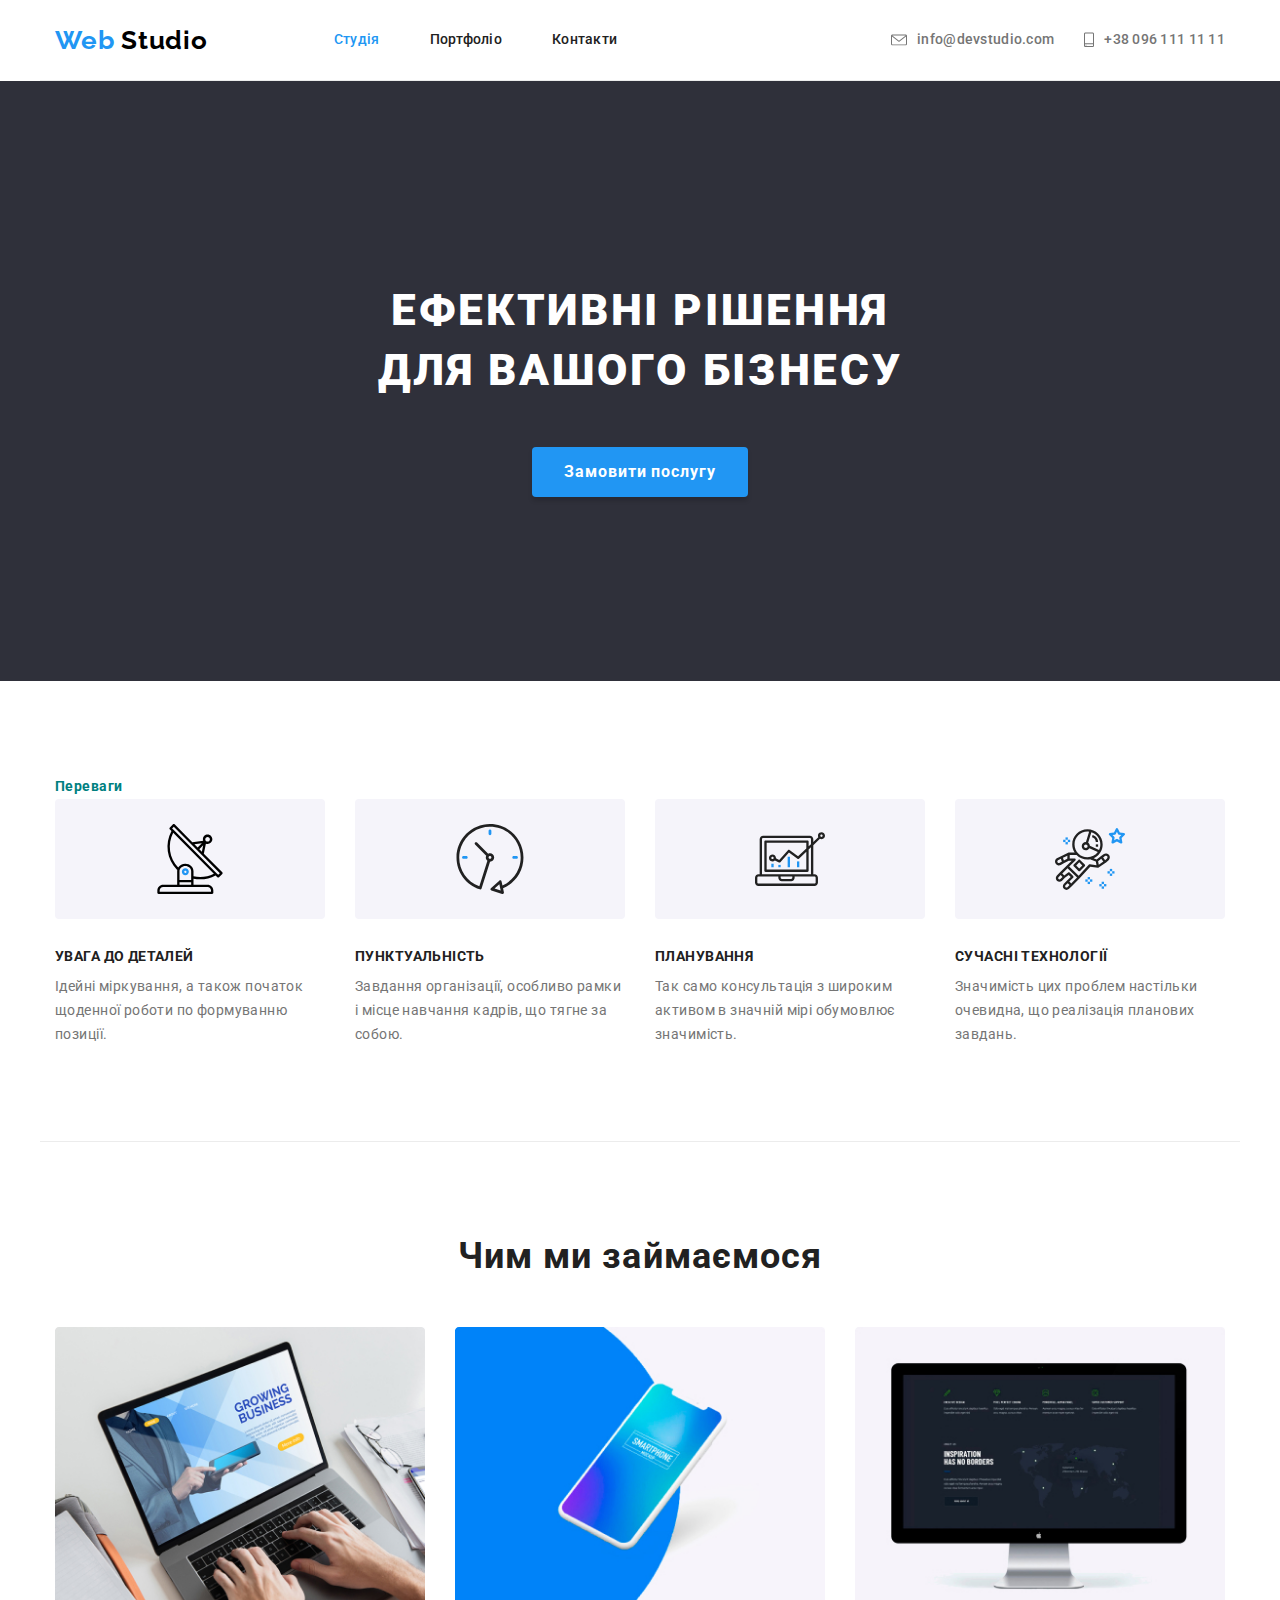
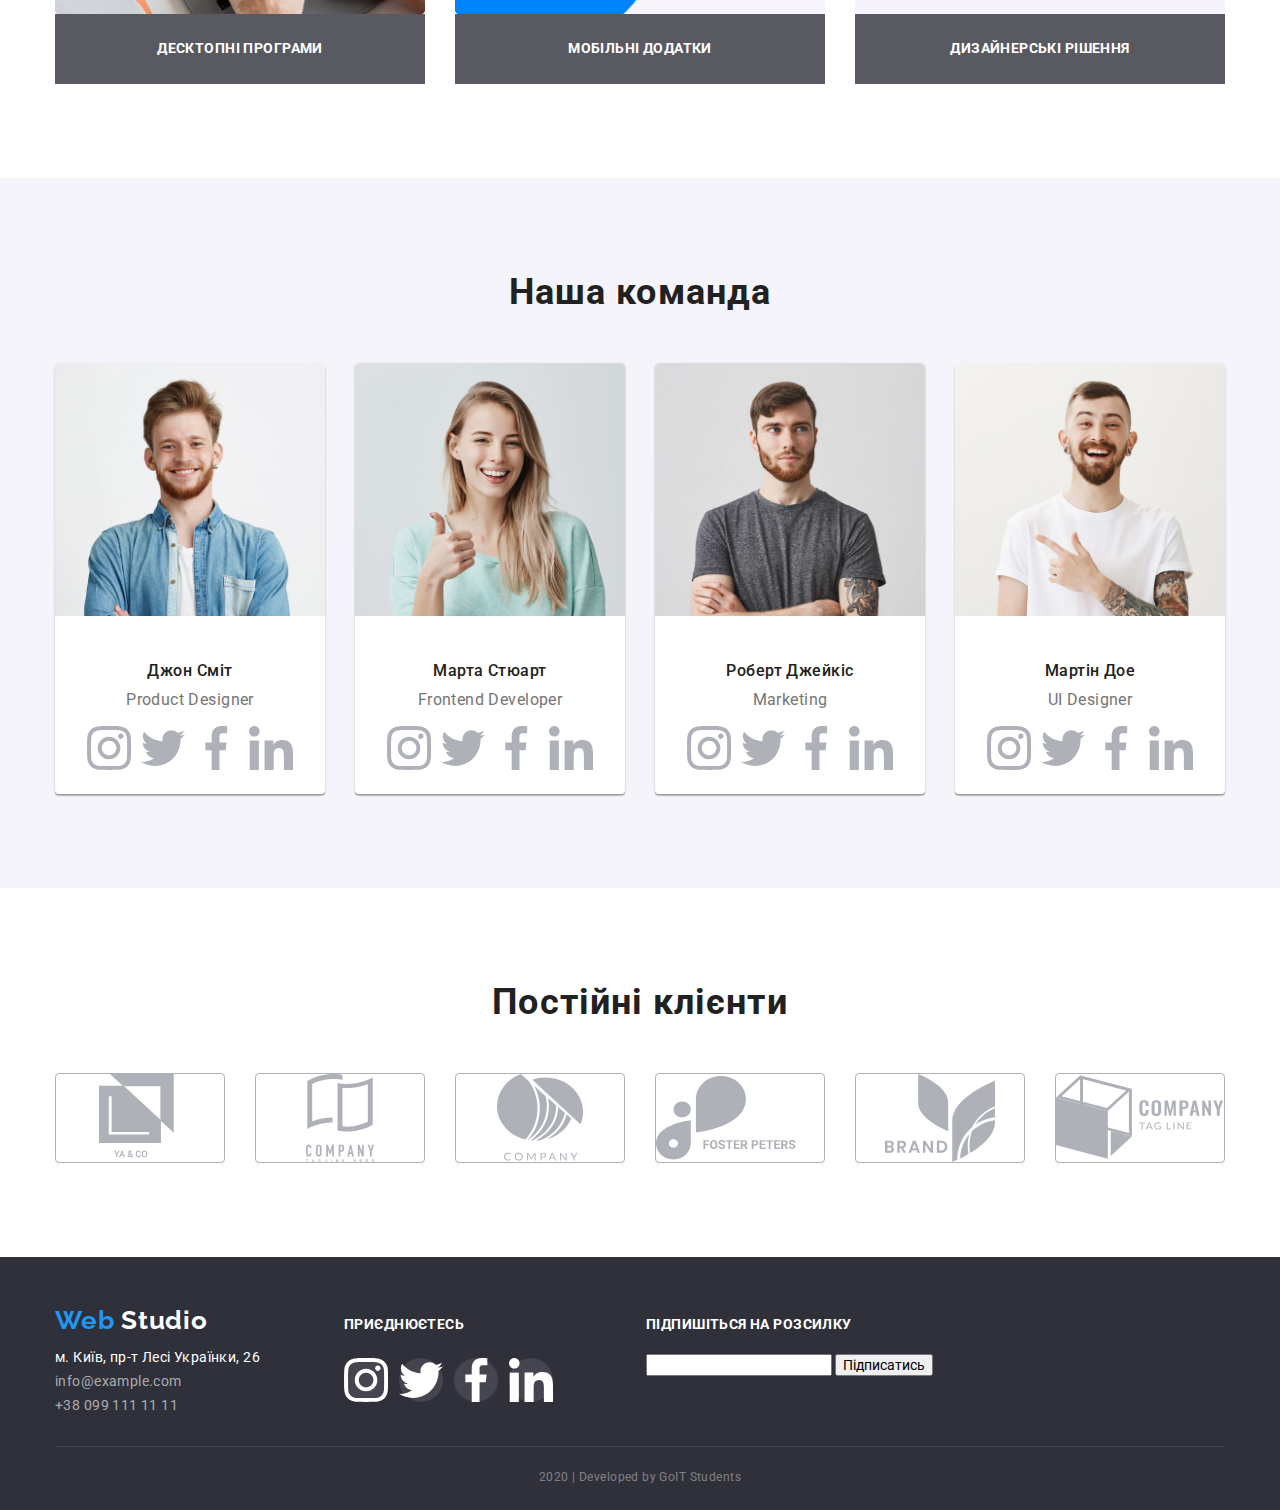
<file: index.html>
<!DOCTYPE html>
<html lang="uk">
  <head>
    <meta charset="UTF-8" />
    <meta name="viewport" content="width=device-width, initial-scale=1.0" />
    <title>Web Studio</title>
    <link
      href="https://fonts.googleapis.com/css?family=Raleway:700|Roboto:400,500,700,900&display=swap&subset=cyrillic"
      rel="stylesheet"
    />
    <link
      rel="stylesheet"
      href="https://cdnjs.cloudflare.com/ajax/libs/modern-normalize/0.6.0/modern-normalize.min.css"
    />
    <link rel="stylesheet" href="./css/style.css" />
  </head>
  <body>
    <!--header-->
    <header>
      <nav class="container">
        <a href="index.html" class="logo"
          ><span class="accent">Web</span> Studio</a
        >

        <ul class="site-nav">
          <li class="item"><a href="" class="link accent">Студія</a></li>
          <li class="item">
            <a href="./portfolio.html" class="link">Портфоліо</a>
          </li>
          <li class="item"><a href="" class="link">Контакти</a></li>
        </ul>

        <ul class="contacts">
          <li class="item">
            <a href="mailto:info@devstudio.com" class="link">
              <img
                src="./images/envelope.svg"
                alt="Конверт"
              />info@devstudio.com
            </a>
          </li>
          <li class="item">
            <a href="tel:+380961111111" class="link">
              <img src="./images/smartphone.svg" alt="Смартфон" />+38 096 111 11
              11
            </a>
          </li>
        </ul>
      </nav>
    </header>
    <main>
      <!--hero of website-->
      <section class="hero">
        <div class="container">
          <h1>
            Ефективні рішення <br />
            для вашого бізнесу
          </h1>
          <a href="" class="hero-link">Замовити послугу</a>
        </div>
      </section>
      <!--Advantages-->
      <section class="advantages">
        <div class="container">
          <h2 class="advantages-title">Переваги</h2>
          <ul>
            <li class="item">
              <img
                class="icon"
                src="./images/plate.svg"
                alt="Супутникова тарілка"
              />
              <h3>Увага до деталей</h3>
              <p class="description">
                Ідейні міркування, а також початок щоденної роботи по формуванню
                позиції.
              </p>
            </li>
            <li class="item">
              <img class="icon" src="./images/clock.svg" alt="Годинник" />
              <h3>Пунктуальність</h3>
              <p class="description">
                Завдання організації, особливо рамки і місце навчання кадрів, що
                тягне за собою.
              </p>
            </li>
            <li class="item">
              <img class="icon" src="./images/computer.svg" alt="Комп'ютер" />
              <h3>Планування</h3>
              <p class="description">
                Так само консультація з широким активом в значній мірі обумовлює
                значимість.
              </p>
            </li>
            <li class="item">
              <img class="icon" src="./images/astronaut.svg" alt="Астронавт" />
              <h3>Сучасні технології</h3>
              <p class="description">
                Значимість цих проблем настільки очевидна, що реалізація
                планових завдань.
              </p>
            </li>
          </ul>
        </div>
      </section>
      <!--fields of occupation-->
      <section class="occupation">
        <div class="container">
          <h2 class="occupation-title">Чим ми займаємося</h2>
          <ul>
            <li class="item">
              <figure>
                <img src="./images/laptop.jpg" alt="Ноутбук" />
                <figcaption>Десктопні програми</figcaption>
              </figure>
            </li>
            <li class="item">
              <figure>
                <img src="./images/smartphone.jpg" alt="Смартфон" />
                <figcaption>Мобільні додатки</figcaption>
              </figure>
            </li>
            <li class="item">
              <figure>
                <img
                  src="./images/computer.jpg"
                  alt="Карта світу на моніторі"
                />
                <figcaption>Дизайнерські рішення</figcaption>
              </figure>
            </li>
          </ul>
        </div>
      </section>
      <!--our team-->
      <section class="team">
        <div class="container">
          <h2 class="team-title">Наша команда</h2>
          <ul>
            <li class="item">
              <img class="photo" src="./images/johnsmith.jpg" alt="Джон Сміт" />
              <div class="content-card">
                <h3>Джон Сміт</h3>
                <p lang="en">Product Designer</p>
                <ul>
                  <li class="social-link">
                    <a class="icon" href=""
                      ><img src="./images/instagram.svg" alt="іконка Instagram"
                    /></a>
                  </li>
                  <li class="social-link">
                    <a class="icon" href=""
                      ><img src="./images/twitter.svg" alt="іконка Twitter"
                    /></a>
                  </li>
                  <li class="social-link">
                    <a class="icon" href=""
                      ><img src="./images/facebook.svg" alt="іконка Facebook"
                    /></a>
                  </li>
                  <li class="social-link">
                    <a class="icon" href=""
                      ><img src="./images/linkedin.svg" alt="іконка LinkedIn"
                    /></a>
                  </li>
                </ul>
              </div>
            </li>
            <li class="item">
              <img
                class="photo"
                src="./images/martastewart.jpg"
                alt="Марта Стюарт"
              />
              <div class="content-card">
                <h3>Марта Стюарт</h3>
                <p lang="en">Frontend Developer</p>
                <ul>
                  <li class="social-link">
                    <a class="icon" href=""
                      ><img src="./images/instagram.svg" alt="іконка Instagram"
                    /></a>
                  </li>
                  <li class="social-link">
                    <a class="icon" href=""
                      ><img src="./images/twitter.svg" alt="іконка Twitter"
                    /></a>
                  </li>
                  <li class="social-link">
                    <a class="icon" href=""
                      ><img src="./images/facebook.svg" alt="іконка Facebook"
                    /></a>
                  </li>
                  <li class="social-link">
                    <a class="icon" href=""
                      ><img src="./images/linkedin.svg" alt="іконка LinkedIn"
                    /></a>
                  </li>
                </ul>
              </div>
            </li>
            <li class="item">
              <img
                class="photo"
                src="./images/robertjakis.jpg"
                alt="Роберт Джейкіс"
              />
              <div class="content-card">
                <h3>Роберт Джейкіс</h3>
                <p lang="en">Marketing</p>
                <ul>
                  <li class="social-link">
                    <a class="icon" href=""
                      ><img src="./images/instagram.svg" alt="іконка Instagram"
                    /></a>
                  </li>
                  <li class="social-link">
                    <a class="icon" href=""
                      ><img src="./images/twitter.svg" alt="іконка Twitter"
                    /></a>
                  </li>
                  <li class="social-link">
                    <a class="icon" href=""
                      ><img src="./images/facebook.svg" alt="іконка Facebook"
                    /></a>
                  </li>
                  <li class="social-link">
                    <a class="icon" href=""
                      ><img src="./images/linkedin.svg" alt="іконка LinkedIn"
                    /></a>
                  </li>
                </ul>
              </div>
            </li>
            <li class="item">
              <img
                class="photo"
                src="./images/martindoe.jpg"
                alt="Мартін Дое"
              />
              <div class="content-card">
                <h3>Мартін Дое</h3>
                <p lang="en">UI Designer</p>
                <ul>
                  <li class="social-link">
                    <a class="icon" href=""
                      ><img src="./images/instagram.svg" alt="іконка Instagram"
                    /></a>
                  </li>
                  <li class="social-link">
                    <a class="icon" href=""
                      ><img src="./images/twitter.svg" alt="іконка Twitter"
                    /></a>
                  </li>
                  <li class="social-link">
                    <a class="icon" href=""
                      ><img src="./images/facebook.svg" alt="іконка Facebook"
                    /></a>
                  </li>
                  <li class="social-link">
                    <a class="icon" href=""
                      ><img src="./images/linkedin.svg" alt="іконка LinkedIn"
                    /></a>
                  </li>
                </ul>
              </div>
            </li>
          </ul>
        </div>
      </section>
      <!--Our clients-->
      <section class="clients">
        <div class="container">
          <h2 class="clients-title">Постійні клієнти</h2>
          <ul>
            <li class="item"><img src="./images/logo1.svg" alt="Лого" /></li>
            <li class="item"><img src="./images/logo2.svg" alt="Лого" /></li>
            <li class="item"><img src="./images/logo3.svg" alt="Лого" /></li>
            <li class="item"><img src="./images/logo4.svg" alt="Лого" /></li>
            <li class="item"><img src="./images/logo5.svg" alt="Лого" /></li>
            <li class="item"><img src="./images/logo6.svg" alt="Лого" /></li>
          </ul>
        </div>
      </section>
    </main>

    <!-- footer -->
    <footer>
      <div class="container">
        <div class="flex-footer">
          <!-- contacts -->
          <div class="contacts-footer">
            <a href="index.html" class="logo white-text"
              ><span class="accent">Web</span> Studio</a
            >
            <address class="white-text">
              м. Київ, пр-т Лесі Українки, 26<br />
              <a href="mailto:info@example.com" class="link">info@example.com</a
              ><br />
              <a href="tel:+380991111111" class="link">+38 099 111 11 11</a>
            </address>
          </div>
          <!-- social media  links -->
          <div class="social">
            <b class="white-text">Приєднюєтесь</b>
            <ul>
              <li class="item">
                <a class="icon" href=""
                  ><img
                    src="./images/blackinstagram.svg"
                    alt="іконка Instagram"
                /></a>
              </li>
              <li class="item">
                <a class="icon" href=""
                  ><img src="./images/blacktwitter.svg" alt="іконка Twitter"
                /></a>
              </li>
              <li class="item">
                <a class="icon" href=""
                  ><img src="./images/blackfacebook.svg" alt="іконка Facebook"
                /></a>
              </li>
              <li class="item">
                <a class="icon" href=""
                  ><img src="./images/blacklinked.svg" alt="іконка LinkedIn"
                /></a>
              </li>
            </ul>
          </div>
          <!-- subscribe -->
          <div class="subscribe">
            <b class="white-text">Підпишіться на розсилку</b>
            <form action=""></form>
            <input type="text" name="" id="" />
            <button type="button">Підписатись</button>
          </div>
        </div>

        <p class="copyright">2020 | Developed by GoIT Students</p>
      </div>
    </footer>
  </body>
</html>
</file>
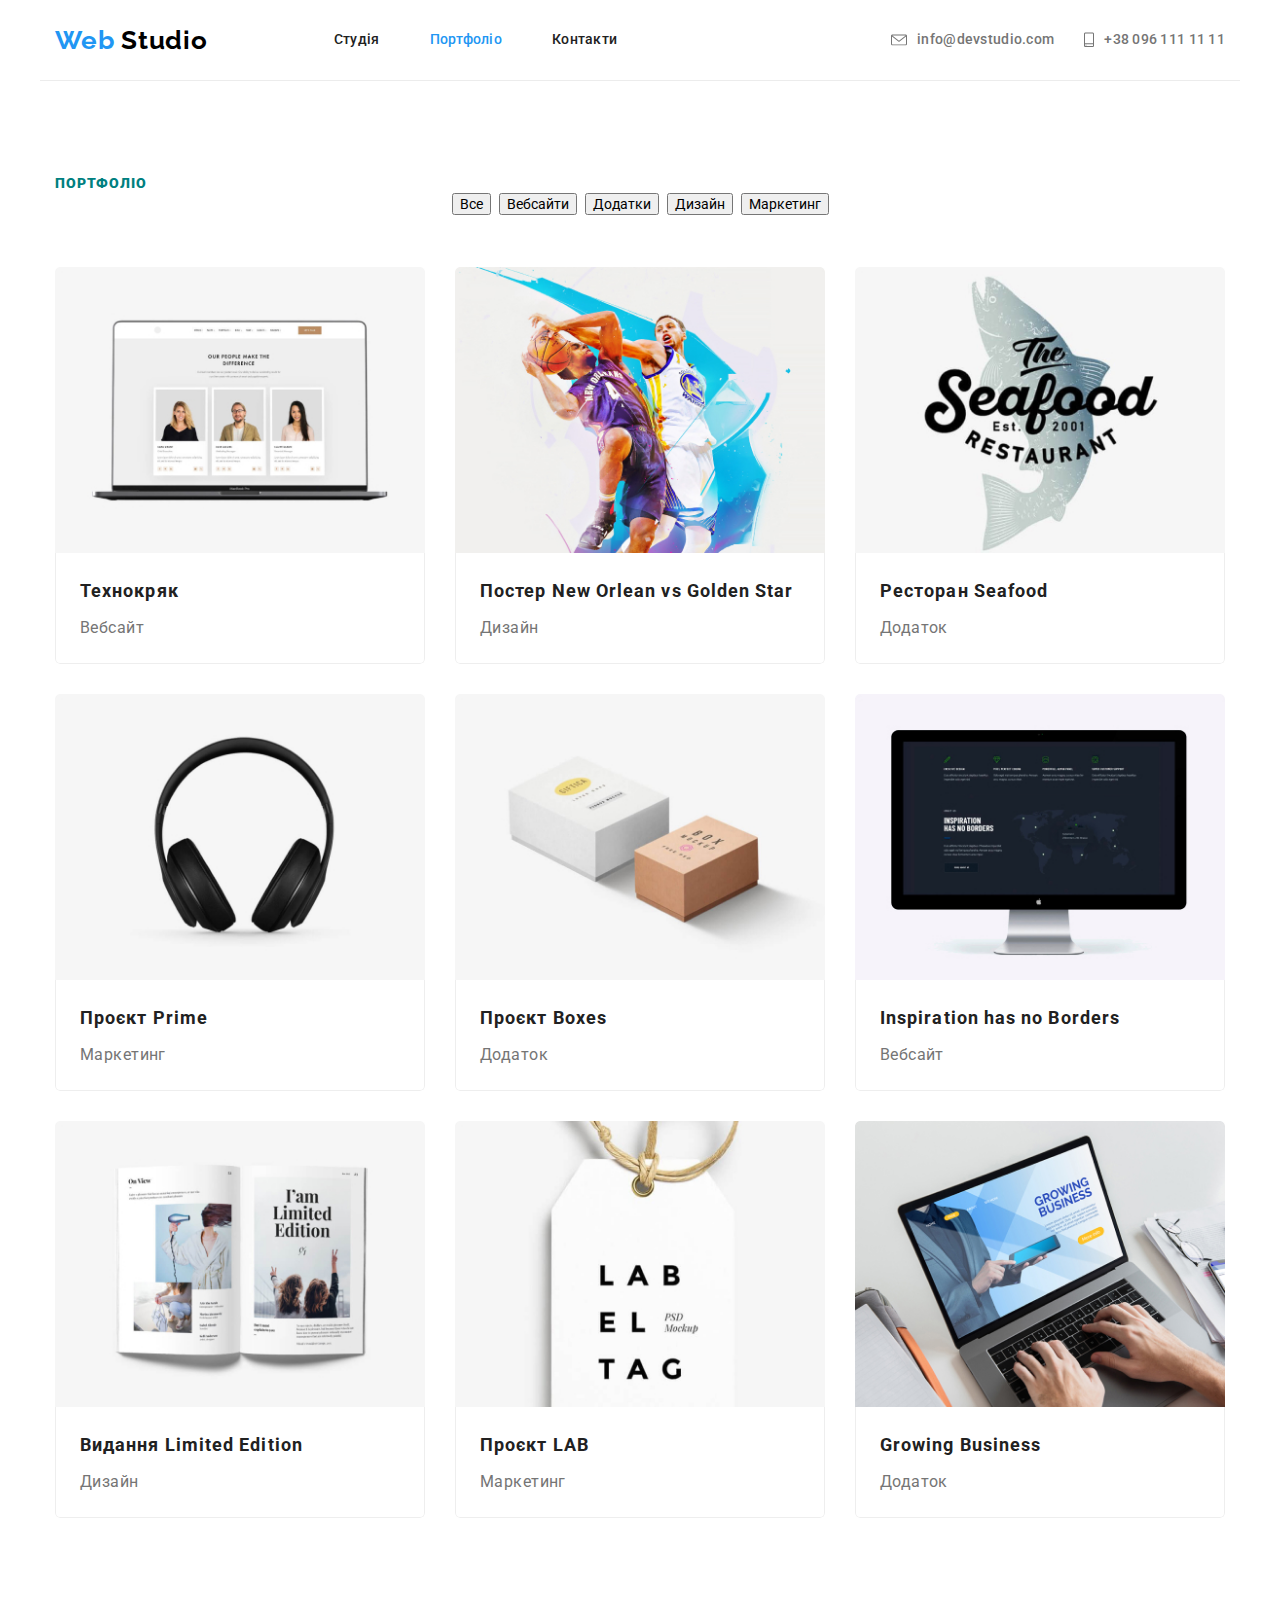
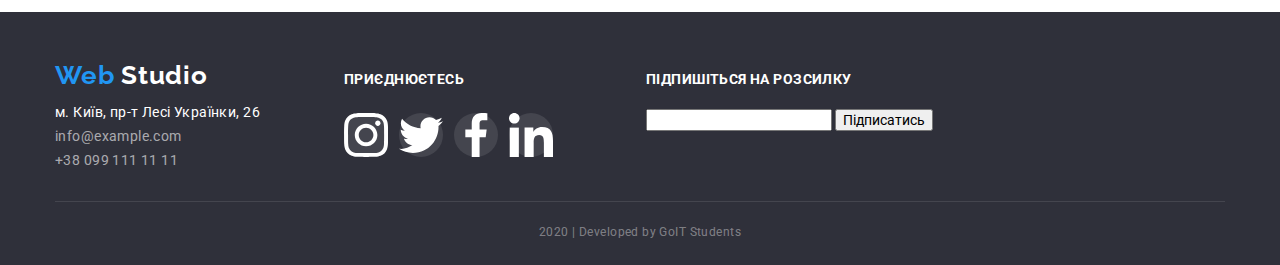
<file: portfolio.html>
<!DOCTYPE html>
<html lang="uk">
  <head>
    <meta charset="UTF-8" />
    <meta name="viewport" content="width=device-width, initial-scale=1.0" />
    <title>Портфоліо</title>
    <link
      href="https://fonts.googleapis.com/css?family=Raleway:700|Roboto:400,500,700,900&display=swap&subset=cyrillic"
      rel="stylesheet"
    />
    <link
      rel="stylesheet"
      href="https://cdnjs.cloudflare.com/ajax/libs/modern-normalize/0.6.0/modern-normalize.min.css"
    />
    <link rel="stylesheet" href="./css/style.css" />
  </head>
  <body>
    <!--header-->
    <header>
      <nav class="container">
        <a href="index.html" class="logo"
          ><span class="accent">Web</span> Studio</a
        >

        <ul class="site-nav">
          <li class="item">
            <a href="./index.html" class="link">Студія</a>
          </li>
          <li class="item">
            <a href="" class="link accent">Портфоліо</a>
          </li>
          <li class="item"><a href="" class="link">Контакти</a></li>
        </ul>

        <ul class="contacts">
          <li class="item">
            <a href="mailto:info@devstudio.com" class="link">
              <img
                src="./images/envelope.svg"
                alt="Конверт"
              />info@devstudio.com
            </a>
          </li>
          <li class="item">
            <a href="tel:+380961111111" class="link">
              <img src="./images/smartphone.svg" alt="Смартфон" />+38 096 111 11
              11
            </a>
          </li>
        </ul>
      </nav>
    </header>
    <!-- main portfolio -->
    <main>
      <section class="portfolio">
        <div class="container">
          <h1 class="gallery-title">Портфоліо</h1>

          <ul class="filter">
            <li class="item"><button type="button">Все</button></li>
            <li class="item"><button type="button">Вебсайти</button></li>
            <li class="item"><button type="button">Додатки</button></li>
            <li class="item"><button type="button">Дизайн</button></li>
            <li class="item"><button type="button">Маркетинг</button></li>
          </ul>

          <!-- gallery -->
          <ul class="gallery">
            <li class="item">
              <a href="" class="link">
                <img src="./images/technokriak.jpg" alt="Ноутбук" />
                <div class="text">
                  <h2>Технокряк</h2>
                  <p class="type">Вебсайт</p>
                  <!-- <p class="description">
                  Технокряк — це сучасний майданчик поширення коронавируса.
                  Компанії використовують цю платформу для цифрового шпигунства
                  і атак на захищені сервера конкурентів.
                </p> -->
                </div>
              </a>
            </li>
            <li class="item">
              <a href="" class="link">
                <img src="./images/poster.jpg" alt="Постер з баскетболістами" />
                <div class="text">
                  <h2>Постер New Orlean vs Golden Star</h2>
                  <p class="type">Дизайн</p>
                  <!-- <p class="description">
                  Технокряк — це сучасний майданчик поширення коронавируса.
                  Компанії використовують цю платформу для цифрового шпигунства
                  і атак на захищені сервера конкурентів.
                </p> -->
                </div>
              </a>
            </li>
            <li class="item">
              <a href="" class="link">
                <img src="./images/restaurant.jpg" alt="Логотип ресторану" />
                <div class="text">
                  <h2>Ресторан <span lang="en">Seafood</span></h2>
                  <p class="type">Додаток</p>
                  <!-- <p class="description">
                  Технокряк — це сучасний майданчик поширення коронавируса.
                  Компанії використовують цю платформу для цифрового шпигунства
                  і атак на захищені сервера конкурентів.
                </p> -->
                </div>
              </a>
            </li>
            <li class="item">
              <a href="" class="link">
                <img src="./images/prime.jpg" alt="Навушники" />
                <div class="text">
                  <h2>Проєкт <span lang="en">Prime</span></h2>
                  <p class="type">Маркетинг</p>
                  <!-- <p class="description">
                  Технокряк — це сучасний майданчик поширення коронавируса.
                  Компанії використовують цю платформу для цифрового шпигунства
                  і атак на захищені сервера конкурентів.
                </p> -->
                </div>
              </a>
            </li>
            <li class="item">
              <a href="" class="link">
                <img src="./images/boxes.jpg" alt="Коробки" />
                <div class="text">
                  <h2>Проєкт <span lang="en">Boxes</span></h2>
                  <p class="type">Додаток</p>
                  <!-- <p class="description">
                  Технокряк — це сучасний майданчик поширення коронавируса.
                  Компанії використовують цю платформу для цифрового шпигунства
                  і атак на захищені сервера конкурентів.
                </p> -->
                </div>
              </a>
            </li>
            <li class="item">
              <a href="" class="link">
                <img src="./images/inspiration.jpg" alt="Комп'ютер" />
                <div class="text">
                  <h2 lang="en">Inspiration has no Borders</h2>
                  <p class="type">Вебсайт</p>
                  <!-- <p class="description">
                  Технокряк — це сучасний майданчик поширення коронавируса.
                  Компанії використовують цю платформу для цифрового шпигунства
                  і атак на захищені сервера конкурентів.
                </p> -->
                </div>
              </a>
            </li>
            <li class="item">
              <a href="" class="link">
                <img src="./images/limitededition.jpg" alt="Журнал" />
                <div class="text">
                  <h2>Видання <span lang="en">Limited Edition</span></h2>
                  <p class="type">Дизайн</p>
                  <!-- <p class="description">
                  Технокряк — це сучасний майданчик поширення коронавируса.
                  Компанії використовують цю платформу для цифрового шпигунства
                  і атак на захищені сервера конкурентів.
                </p> -->
                </div>
              </a>
            </li>
            <li class="item">
              <a href="" class="link">
                <img src="./images/lab.jpg" alt="Бірка з логотипом" />
                <div class="text">
                  <h2>Проєкт <span lang="en">LAB</span></h2>
                  <p class="type">Маркетинг</p>
                  <!-- <p class="description">
                  Технокряк — це сучасний майданчик поширення коронавируса.
                  Компанії використовують цю платформу для цифрового шпигунства
                  і атак на захищені сервера конкурентів.
                </p> -->
                </div>
              </a>
            </li>
            <li class="item">
              <a href="" class="link">
                <img src="./images/growing-business.jpg" alt="Ноутбук" />
                <div class="text">
                  <h2 lang="en">Growing Business</h2>
                  <p class="type">Додаток</p>
                  <!-- <p class="description">
                  Технокряк — це сучасний майданчик поширення коронавируса.
                  Компанії використовують цю платформу для цифрового шпигунства
                  і атак на захищені сервера конкурентів.
                </p> -->
                </div>
              </a>
            </li>
          </ul>
        </div>
      </section>
    </main>

    <!-- footer -->
    <footer>
      <div class="container">
        <div class="flex-footer">
          <!-- contacts -->
          <div class="contacts-footer">
            <a href="index.html" class="logo white-text"
              ><span class="accent">Web</span> Studio</a
            >
            <address class="white-text">
              м. Київ, пр-т Лесі Українки, 26<br />
              <a href="mailto:info@example.com" class="link">info@example.com</a
              ><br />
              <a href="tel:+380991111111" class="link">+38 099 111 11 11</a>
            </address>
          </div>
          <!-- social media  links -->
          <div class="social">
            <b class="white-text">Приєднюєтесь</b>
            <ul>
              <li class="item">
                <a class="icon" href=""
                  ><img
                    src="./images/blackinstagram.svg"
                    alt="іконка Instagram"
                /></a>
              </li>
              <li class="item">
                <a class="icon" href=""
                  ><img src="./images/blacktwitter.svg" alt="іконка Twitter"
                /></a>
              </li>
              <li class="item">
                <a class="icon" href=""
                  ><img src="./images/blackfacebook.svg" alt="іконка Facebook"
                /></a>
              </li>
              <li class="item">
                <a class="icon" href=""
                  ><img src="./images/blacklinked.svg" alt="іконка LinkedIn"
                /></a>
              </li>
            </ul>
          </div>
          <!-- subscribe -->
          <div class="subscribe">
            <b class="white-text">Підпишіться на розсилку</b>
            <form action=""></form>
            <input type="text" name="" id="" />
            <button type="button">Підписатись</button>
          </div>
        </div>

        <p class="copyright">2020 | Developed by GoIT Students</p>
      </div>
    </footer>
  </body>
</html>
</file>
<file: css/style.css>
:root {
  --bg-main-text-hero: #ffffff;
  --bg-secondary: #f5f4fa;
  --bg-overlap: rgba(47, 48, 58, 0.8);
  --bg-overlap-secondary: rgba(33, 150, 243, 0.9);
  --bg-footer: #2f303a;
  --text-main: #757575;
  --text-footer-secondary: rgba(255, 255, 255, 0.6);
  --text-heading: #212121;
  --accent: #2196f3;
  --logo: #000000;
  --border-clients: #afb1b8;
  --border-section: #ececec;
  --border-footer: rgba(255, 255, 255, 0.1);
  --border-gallery: #eeeeee;
  --copyright: rgba(255, 255, 255, 0.4);
}

body {
  background-color: var(--bg-main-text-hero);
  color: var(--text-main);
  font-family: Roboto, sans-serif;
  font-weight: 400;
  font-size: 14px;
  line-height: 1.71;
  letter-spacing: 0.03em;
}

.container {
  width: 1200px;
  margin-left: auto;
  margin-right: auto;
  padding-left: 15px;
  padding-right: 15px;

  /* outline: 2px solid tomato; */
}

img {
  display: block;
  max-width: 100%;
  height: auto;
}

/*header*/

header > .container {
  display: flex;
  align-items: center;
  border-bottom: 1px solid;
  border-color: var(--border-section);
}

.logo {
  color: var(--logo);
  font-family: Raleway, sans-serif;
  font-weight: 700;
  font-size: 26px;
  line-height: 1.19;
  letter-spacing: 0.03em;
  text-decoration: none;
}

.accent {
  color: var(--accent);
}

/* site navigation */
.site-nav {
  display: flex;
  margin-top: 0;
  margin-left: 86px;
  margin-bottom: 0;
  list-style-type: none;
}

.site-nav .item:not(:last-child) {
  margin-right: 50px;
}

.site-nav .link {
  display: block;
  padding-top: 32px;
  padding-bottom: 32px;
  color: var(--text-heading);
  font-weight: 500;
  font-size: 14px;
  line-height: 1.14;
  letter-spacing: 0.02em;
  text-decoration: none;
}

.site-nav .accent {
  color: var(--accent);
}

.site-nav .link:hover,
.site-nav .link:focus,
.contacts .link:hover,
.contacts .link:focus {
  color: var(--accent);
}

/* contacts */
.contacts {
  display: flex;
  margin-top: 0;
  margin-left: auto;
  margin-bottom: 0;
  list-style-type: none;
}

.contacts > .item:not(:last-child) {
  margin-right: 30px;
}

.contacts img {
  margin-right: 10px;
}

.contacts .link {
  display: flex;

  color: var(--text-main);
  font-weight: 500;
  font-size: 14px;
  line-height: 1.14;
  letter-spacing: 0.02em;
  text-decoration: none;
}

/*hero of website*/

.hero {
  background-color: var(--bg-footer);
}

.hero .container {
  height: 600px;
  padding-top: 200px;
  text-align: center;
}

h1 {
  margin-top: 0;
  margin-bottom: 46px;

  color: var(--bg-main-text-hero);
  font-weight: 900;
  font-size: 44px;
  line-height: 1.36;
  letter-spacing: 0.06em;
  text-transform: uppercase;
}

.hero-link {
  display: inline-block;
  padding: 10px 32px;
  border-radius: 4px;

  color: var(--bg-main-text-hero);
  background-color: var(--accent);
  box-shadow: 0px 4px 4px rgba(0, 0, 0, 0.15);
  font-weight: 700;
  font-size: 16px;
  line-height: 1.87;
  letter-spacing: 0.06em;
  text-decoration: none;
}

/*advantages*/
.advantages-title {
  margin-top: 0;
  margin-bottom: 0;
  font-size: 14px;
  color: teal;
}

.advantages > .container {
  padding-top: 94px;
  padding-bottom: 94px;
  border-bottom: 1px solid;
  border-color: var(--border-section);
}

.advantages ul {
  display: flex;
  margin-top: 0;
  margin-bottom: 0;
  padding-left: 0;
  padding-right: 0;
  list-style-type: none;
}

.advantages .item {
  width: 270px;
}

.advantages .item:not(:last-child) {
  margin-right: 30px;
}

.advantages .icon {
  width: 270px;
  height: 120px;
  padding-top: 25px;
  padding-bottom: 25px;

  background-color: var(--bg-secondary);
  border-radius: 4px;
}

.advantages h3 {
  margin-top: 30px;
  margin-bottom: 10px;

  color: var(--text-heading);
  font-weight: 700;
  font-size: 14px;
  line-height: 1.14;
  letter-spacing: 0.03em;
  text-transform: uppercase;
}

.advantages .description {
  margin-top: 0;
  margin-bottom: 0;
}

/*h2 headings*/
.occupation-title,
.team-title,
.clients-title {
  margin-top: 0;
  margin-bottom: 50px;

  color: var(--text-heading);
  font-weight: 700;
  font-size: 36px;
  line-height: 1.16;
  text-align: center;
  letter-spacing: 0.03em;
}

/*fields of occupation*/
.occupation > .container {
  padding-top: 94px;
  padding-bottom: 94px;
}

.occupation ul {
  display: flex;
  margin-top: 0;
  margin-bottom: 0;
  padding-left: 0;
}

.occupation li {
  list-style-type: none;
}

.occupation figure {
  margin-top: 0;
  margin-right: 0;
  margin-bottom: 0;
  margin-left: 0;
}

.occupation .item:not(:last-child) {
  margin-right: 30px;
}

.occupation img {
  width: 370px;
}

.occupation figcaption {
  padding-top: 27px;
  padding-bottom: 27px;
  text-align: center;

  color: var(--bg-main-text-hero);
  font-weight: 700;
  font-size: 14px;
  line-height: 1.14;
  letter-spacing: 0.03em;
  text-transform: uppercase;
  background-color: var(--bg-overlap);
}

/*our team*/
.team > .container {
  padding-top: 94px;
  padding-bottom: 94px;
}

.team {
  background-color: var(--bg-secondary);
}

.team ul {
  display: flex;
  margin-top: 0;
  margin-bottom: 0;
  padding-left: 0;

  list-style-type: none;
}

.team .item {
  text-align: center;
  border-radius: 4px;
  background-color: var(--bg-main-text-hero);
  box-shadow: 0px 2px 1px rgba(0, 0, 0, 0.2), 0px 1px 1px rgba(0, 0, 0, 0.14),
    0px 1px 3px rgba(0, 0, 0, 0.12);
  overflow: hidden;
}

.team .item:not(:last-child) {
  margin-right: 30px;
}

.team .photo {
  width: 270px;
}

.team .content-card {
  padding-top: 30px;
  padding-right: 32px;
  padding-bottom: 24px;
  padding-left: 32px;
}

.team h3 {
  margin-bottom: 10px;

  color: var(--text-heading);
  font-weight: 500;
  font-size: 16px;
  line-height: 1.18;
  letter-spacing: 0.03em;
}

.team p {
  margin-top: 0;
  margin-bottom: 16px;

  font-size: 16px;
  line-height: 1.18;
}

.team .icon {
  display: flex;
  justify-content: center;
  width: 44px;
  height: 44px;
  border-radius: 22px;
}

.team .social-link:not(:last-child) {
  margin-right: 10px;
}

/*our clients*/
.clients .container {
  padding-top: 94px;
  padding-bottom: 94px;
}

.clients ul {
  display: flex;
  margin-top: 0;
  margin-bottom: 0;
  padding-left: 0;
  list-style-type: none;
}

.clients .item {
  display: flex;
  justify-content: center;
  width: 175px;
  height: 90px;

  border: 1px solid;
  border-color: var(--border-clients);
  border-radius: 4px;
}

.clients .item:not(:last-child) {
  margin-right: 30px;
}

/*footer*/
footer {
  background-color: var(--bg-footer);
}

footer .container {
  padding-bottom: 21px;
}

.flex-footer {
  display: flex;
  padding-top: 48px;
  padding-bottom: 28px;
  align-items: baseline;

  border-bottom: 1px solid;
  border-color: var(--border-footer);
}

.white-text {
  color: var(--bg-main-text-hero);
}

/* contacts */

footer .contacts-footer {
  display: flex;
  flex-direction: column;
  margin-right: 84px;
  margin-left: 0;
}

footer address {
  margin-top: 10px;
  font-style: normal;
}

address .link {
  margin-top: 9px;
  color: var(--text-footer-secondary);
  text-decoration: none;
}

address .link:hover,
address .link:focus {
  color: var(--accent);
}

footer b {
  font-weight: 700;
  line-height: 1.14;
  text-transform: uppercase;
}

/* social media links */

footer .social {
  margin-right: 93px;
}

footer ul {
  display: flex;
  margin-top: 21px;
  margin-bottom: 0;
  padding-left: 0;
  list-style: none;
}

.social .icon {
  display: flex;
  justify-content: center;
  width: 44px;
  height: 44px;
  background-color: var(--border-footer);
  border-radius: 22px;
}

.social .item:not(:last-child) {
  margin-right: 11px;
}

/* subscribe */

.subscribe b {
  display: inline-block;
  margin-bottom: 21px;
}

/* copyright */

.copyright {
  margin-top: 18px;
  margin-bottom: 0;

  color: var(--copyright);
  font-size: 12px;
  line-height: 2;
  text-align: center;
}

/*main portfolio*/
/*filter*/

.portfolio .container {
  padding-top: 93px;
  padding-bottom: 94px;
}

.gallery-title {
  margin-bottom: 0;
  font-size: 14px;
  color: teal;
}

/* filter */
.filter {
  display: flex;
  justify-content: center;
  margin-top: 0;
  margin-bottom: 50px;
  padding-left: 0;
  list-style: none;
}

.filter > .item:not(:last-child) {
  margin-right: 8px;
}
/*.filter > button {
  color: var(--text-heading);
  font-weight: 500;
  font-size: 16px;
  line-height: 1.62;
  background-color: var(--bg-secondary);
}

.filter > .button:hover,
.filter > .button:focus {
  color: var(--bg-main-text-hero);
  background-color: var(--accent);
}*/

/*gallery*/
.gallery {
  display: flex;
  flex-wrap: wrap;
  margin-top: 0;
  margin-bottom: 0;
  padding-left: 0;
  list-style: none;
}

.gallery .item {
  width: calc((100% - 60px) / 3);
  border-radius: 5px;
  overflow: hidden;
}

.gallery .item:not(:nth-child(3n)) {
  margin-right: 30px;
}

.gallery .item:not(:nth-last-child(-n + 3)) {
  margin-bottom: 30px;
}

.gallery img {
  width: 370px;
}

.gallery .link {
  text-decoration: none;
}

.gallery .text {
  padding-top: 20px;
  padding-bottom: 20px;
  padding-left: 24px;
  text-align: left;

  border-right: 1px solid;
  border-bottom: 1px solid;
  border-left: 1px solid;
  border-color: var(--border-gallery);
  border-bottom-right-radius: 5px;
  border-bottom-left-radius: 5px;
}

.gallery h2 {
  margin-top: 0px;
  margin-bottom: 4px;

  color: var(--text-heading);
  font-weight: 700;
  font-size: 18px;
  line-height: 2;
  letter-spacing: 0.06em;
}

.gallery .type {
  margin-top: 0;
  margin-bottom: 0;

  color: var(--text-main);
  font-size: 16px;
  line-height: 1.87;
}

.gallery .description {
  color: var(--bg-main-text-hero);
  font-size: 18px;
  line-height: 1.56;
  background-color: var(--bg-overlap-secondary);
}
</file>
